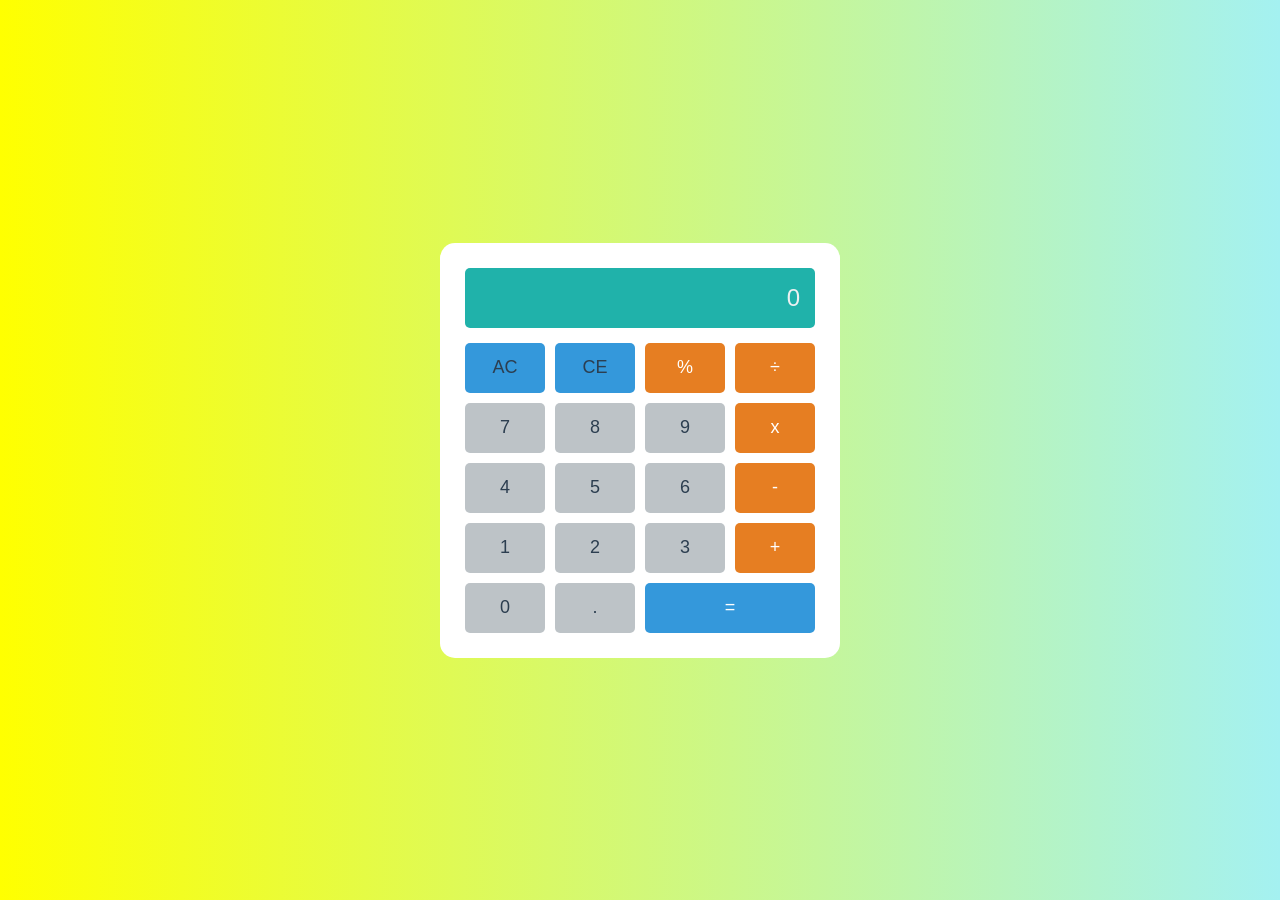
<file: Calculator/index.html>
<!DOCTYPE html>
<html lang="en">
<head>
    <meta charset="UTF-8">
    <meta name="viewport" content="width=device-width, initial-scale=1.0">
    <title>Calculator</title>
    <link rel="stylesheet" href="style.css">
</head>
<body>
    <div class="calculator">
        <div class="display" id="disp">0</div>
        <div class="buttons">
            <button class="btn func" onclick="clearDisplay()">AC</button>
            <button class="btn func" onclick="clearLastEntry()">CE</button>
            <button class="btn operator" onclick="handleOperator('%')">%</button>
            <button class="btn operator" onclick="handleOperator('/')">÷</button>
            <button class="btn" onclick="appendToDisplay('7')">7</button>
            <button class="btn" onclick="appendToDisplay('8')">8</button>
            <button class="btn" onclick="appendToDisplay('9')">9</button>
            <button class="btn operator" onclick="handleOperator('*')">x</button>
            
            <button class="btn" onclick="appendToDisplay('4')">4</button>
            <button class="btn" onclick="appendToDisplay('5')">5</button>
            <button class="btn" onclick="appendToDisplay('6')">6</button>
            <button class="btn operator" onclick="handleOperator('-')">-</button>
            
            <button class="btn" onclick="appendToDisplay('1')">1</button>
            <button class="btn" onclick="appendToDisplay('2')">2</button>
            <button class="btn" onclick="appendToDisplay('3')">3</button>
            <button class="btn operator" onclick="handleOperator('+')">+</button>
            
            <button class="btn" onclick="appendToDisplay('0')">0</button>
            <button class="btn" onclick="appendToDisplay('.')">.</button>
            <button class="btn result" onclick="calculate()">=</button>
        </div>
    </div>
</body>
<script src="script.js"></script>
</html>
</file>
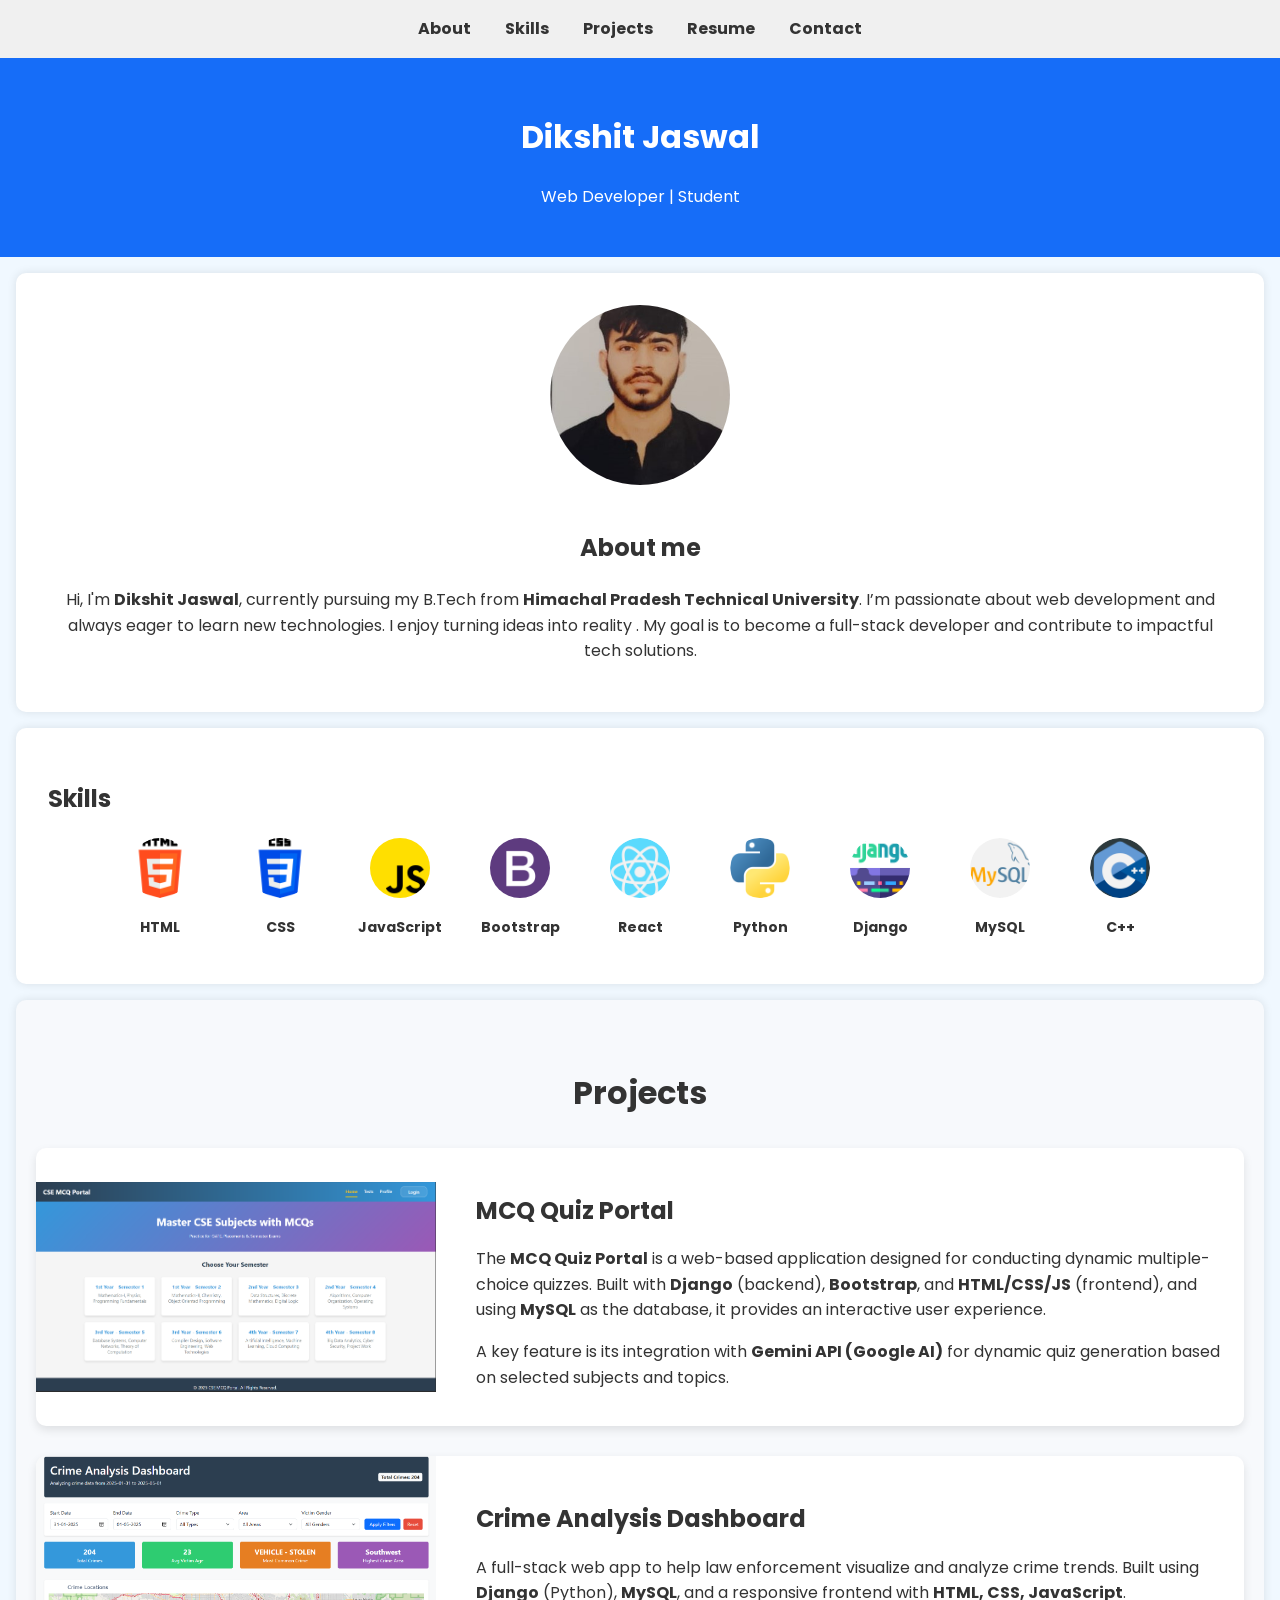
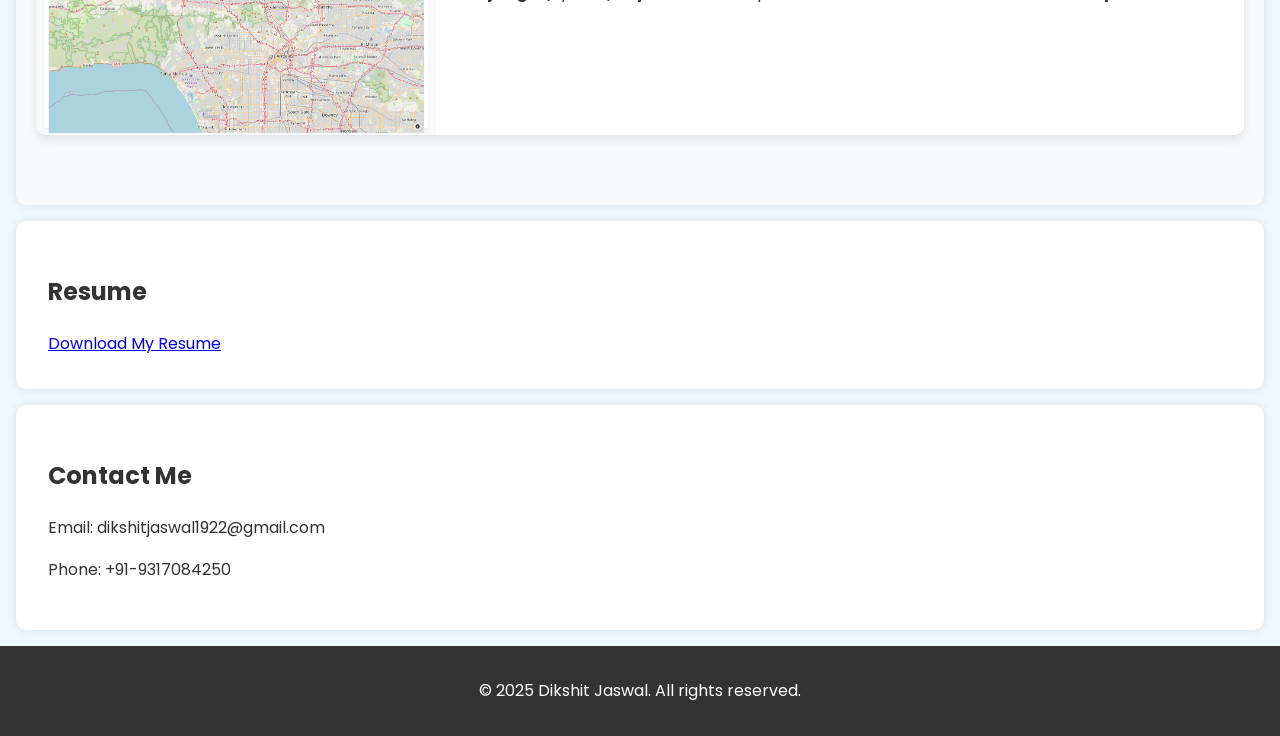
<file: Portfolio/index.html>
<!DOCTYPE html>
<html lang="en">
<head>
    <meta charset="UTF-8">
    <meta name="viewport" content="width=device-width, initial-scale=1.0">
    <title>Dikshit - Portfolio</title>
    <link rel="stylesheet" href="style.css">
    <link href="https://fonts.googleapis.com/css2?family=Poppins&display=swap" rel="stylesheet">
</head>
<body>
    <!--navbar-->
    <nav>
        <a href="#about-me">About</a>
        <a href="#skills">Skills</a>
        <a href="#projects">Projects</a>
        <a href="#resume">Resume</a>
        <a href="#Contact">Contact</a>
    </nav>

    <!--Header Section-->
    <header>
        <h1>Dikshit Jaswal</h1>
        <p>Web Developer | Student</p>
    </header>

    <!--About section-->
    <section id="about-me">
        <img src="images/me.jpg" alt="photo">
        <h2>About me</h2>
        <p>Hi, I'm <strong>Dikshit Jaswal</strong>, currently pursuing my B.Tech from <strong>Himachal Pradesh Technical University</strong>. 
            I’m passionate about web development and always eager to learn new technologies. I enjoy turning ideas into reality . 
            My goal is to become a full-stack developer and contribute to impactful tech solutions.
        </p>
    </section>

    <!--Skill section-->
    <section id="skills">
        <h2>Skills</h2>
        <div class="skills-grid">
          <div class="skill-item">
            <img src="images/skills/html-5.png" alt="HTML">
            <p>HTML</p>
          </div>
          <div class="skill-item">
            <img src="images/skills/css-3.png" alt="CSS">
            <p>CSS</p>
          </div>
          <div class="skill-item">
            <img src="images/skills/js.png" alt="JavaScript">
            <p>JavaScript</p>
          </div>
          <div class="skill-item">
            <img src="images/skills/bootstrap.png" alt="Bootstrap">
            <p>Bootstrap</p>
          </div>
          <div class="skill-item">
            <img src="images/skills/react.png" alt="React">
            <p>React</p>
          </div>
          <div class="skill-item">
            <img src="images/skills/python.png" alt="Python">
            <p>Python</p>
          </div>
          <div class="skill-item">
            <img src="images/skills/django.png" alt="Django">
            <p>Django</p>
          </div>
          <div class="skill-item">
            <img src="images/skills/mysql.png" alt="MySQL">
            <p>MySQL</p>
          </div>
          <div class="skill-item">
            <img src="images/skills/c.png" alt="C++">
            <p>C++</p>
          </div>
        </div>
      </section>

    <!--Project section-->
    <section id="projects" class="projects-section">
        <h2 class="section-title">Projects</h2>
      
        <div class="project-card">
          <img src="images/mcq.png" alt="MCQ Quiz Portal Screenshot">
          <div class="project-info">
            <h3>MCQ Quiz Portal</h3>
            <p>The <strong>MCQ Quiz Portal</strong> is a web-based application designed for conducting dynamic multiple-choice quizzes. Built with <strong>Django</strong> (backend), <strong>Bootstrap</strong>, and <strong>HTML/CSS/JS</strong> (frontend), and using <strong>MySQL</strong> as the database, it provides an interactive user experience.</p>
            <p>A key feature is its integration with <strong>Gemini API (Google AI)</strong> for dynamic quiz generation based on selected subjects and topics.</p>
          </div>
        </div>
      
        <div class="project-card">
          <img src="images/crime.png" alt="Crime Analysis Dashboard Screenshot">
          <div class="project-info">
            <h3>Crime Analysis Dashboard</h3>
            <p>A full-stack web app to help law enforcement visualize and analyze crime trends. Built using <strong>Django</strong> (Python), <strong>MySQL</strong>, and a responsive frontend with <strong>HTML, CSS, JavaScript</strong>.</p>
          </div>
        </div>
      </section>

    <!--Resume section-->
    <section id="resume">
        <h2>Resume</h2>
        <a href="images/files/my_resume.pdf" download>Download My Resume</a>
    </section>

    <!--contact section-->
    <section id="Contact">
        <h2>Contact Me</h2>
        <p>Email: dikshitjaswal1922@gmail.com</p>
        <p>Phone: +91-9317084250 </p>
    </section>
    
    <!--footer section-->
    <footer>
        <p>&copy; 2025 Dikshit Jaswal. All rights reserved.</p>
    </footer>

</body>
</html>
</file>
<file: Calculator/style.css>
body{
    display: flex;
    justify-content: center;
    align-items: center;
    font-family: Impact, Haettenschweiler, 'Arial Narrow Bold', sans-serif;
    height: 100vh;
    margin: 0;
    background-image: linear-gradient(to right,#ffff00,#a4f1f1);
}

.calculator{
    width: 350px;
    background-color: #fff;
    border-radius: 15px;
    padding: 25px;
}

.display{
    width: 100%;
    height: 60px;
    background-color: #20b2aa;
    color: #ecf0f1;
    margin-bottom: 15px;
    border-radius: 5px;
    display: flex;
    justify-content: flex-end;
    align-items: center;
    padding: 0 10px;
    font-size: 24px;
    box-sizing: border-box;
    overflow: hidden;
    white-space: nowrap;
    transition: font-size 0.2s ease;
    padding: 10px 15px;
    min-height: 1.2em;
}

.buttons{
    display: grid;
    grid-template-columns: repeat(4,1fr);
    grid-gap: 10px;
}

.btn{
    height: 50px;
    font-size: 18px;
    border: none;
    border-radius: 5px;
    cursor: pointer;
    background-color: #bdc3c7;
    color: #2c3e50;

}

.btn:hover{
    background-color: skyblue;
}

.operator{
    background-color: #e67e22;
    color: white;
}

.operator:hover{
    background-color: #ffaa33;
}

.func{
    background-color: #3498db;
}

.result{
    background-color: #3498db;
    color: white;
    grid-column: span 2;
}
</file>
<file: Portfolio/style.css>
nav {
    background: #f0f0f0;
    padding: 1rem;
    text-align: center;
}

nav a {
    margin: 0 15px;
    text-decoration: none;
    color: #333;
    font-weight: bold;
}

html {
    scroll-behavior: smooth;
}

body{
    font-family: 'Poppins', sans-serif;
   margin: 0;
   padding: 0;
   line-height: 1.6;
   background-color: aliceblue;
   color: #333; 
}

header{
    background: rgb(22, 109, 248);
    color: white;
    padding: 2rem;
    text-align: center;
}

#about-me {
    text-align: center;
}

#about-me img {
    width: 180px;
    height: 180px;
    border-radius: 50%;
    object-fit: cover;
    margin-bottom: 1rem;
}

section{
    padding: 2rem;
    margin: 1rem;
    background-color: white;
    border-radius: 10px;
    box-shadow: 0 0 10px rgba(0,0,0,0.1);
}

.skills-grid {
    display: flex;
    flex-wrap: wrap;
    gap: 20px;
    justify-content: center;
    margin-top: 20px;
}
  
.skill-item {
    text-align: center;
    width: 100px;
}
  
.skill-item img {
    width: 60px;
    height: 60px;
    object-fit: contain;
    transition: transform 0.3s ease;
}
  
.skill-item img:hover {
    transform: scale(1.1);
}
  
.skill-item p {
    margin-top: 10px;
    font-weight: bold;
    font-size: 14px;
}

img{
    width: 150px;
    border-radius: 50%;
}

ul{
    list-style-type: square;
    padding-left: 20px;
}

.projects-section {
    padding: 40px 20px;
    background-color: #f7f9fc;
}

.section-title {
    text-align: center;
    font-size: 2rem;
    margin-bottom: 30px;
}

.project-card {
    display: flex;
    flex-wrap: wrap;
    background: white;
    margin-bottom: 30px;
    box-shadow: 0 4px 10px rgba(0, 0, 0, 0.1);
    border-radius: 10px;
    overflow: hidden;
    gap: 20px;
    transition: transform 0.3s ease, box-shadow 0.3s ease;
}  

.project-card:hover {
    transform: translateY(-5px);
    box-shadow: 0 6px 15px rgba(0, 0, 0, 0.15);
}

.project-card img{
    width: 100%;
    max-width: 400px;
    height: auto;
    object-fit: cover;
    border-radius: 0;
    display: block;
    margin: auto;
}

.project-info {
    padding: 20px;
    flex: 1;
}
  
.project-info h3 {
    font-size: 1.5rem;
    margin-bottom: 10px;
}
  
.project-info p {
    line-height: 1.6;
}

footer {
    text-align: center;
    padding: 1rem;
    background: #333;
    color: white;
}
</file>
